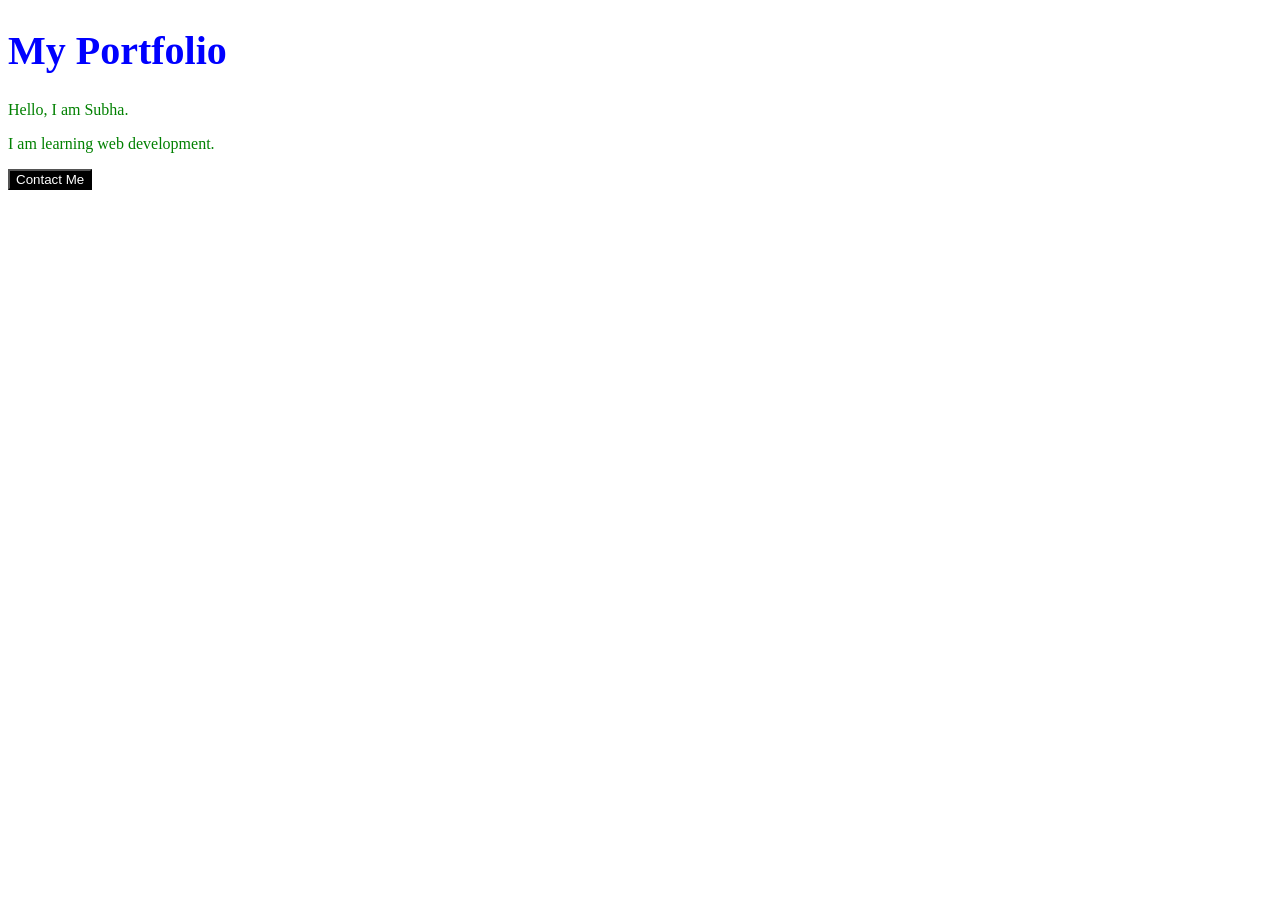
<file: index.html>
<!doctype html>
<html>
  <head>
    <title>My Website</title>
    <link rel="stylesheet" href="style.css" />
  </head>

  <body>
    <h1 id="heading">My Portfolio</h1>

    <p class="intro">Hello, I am Subha.</p>

    <p class="intro">I am learning web development.</p>

    <button>Contact Me</button>
  </body>
</html>
</file>
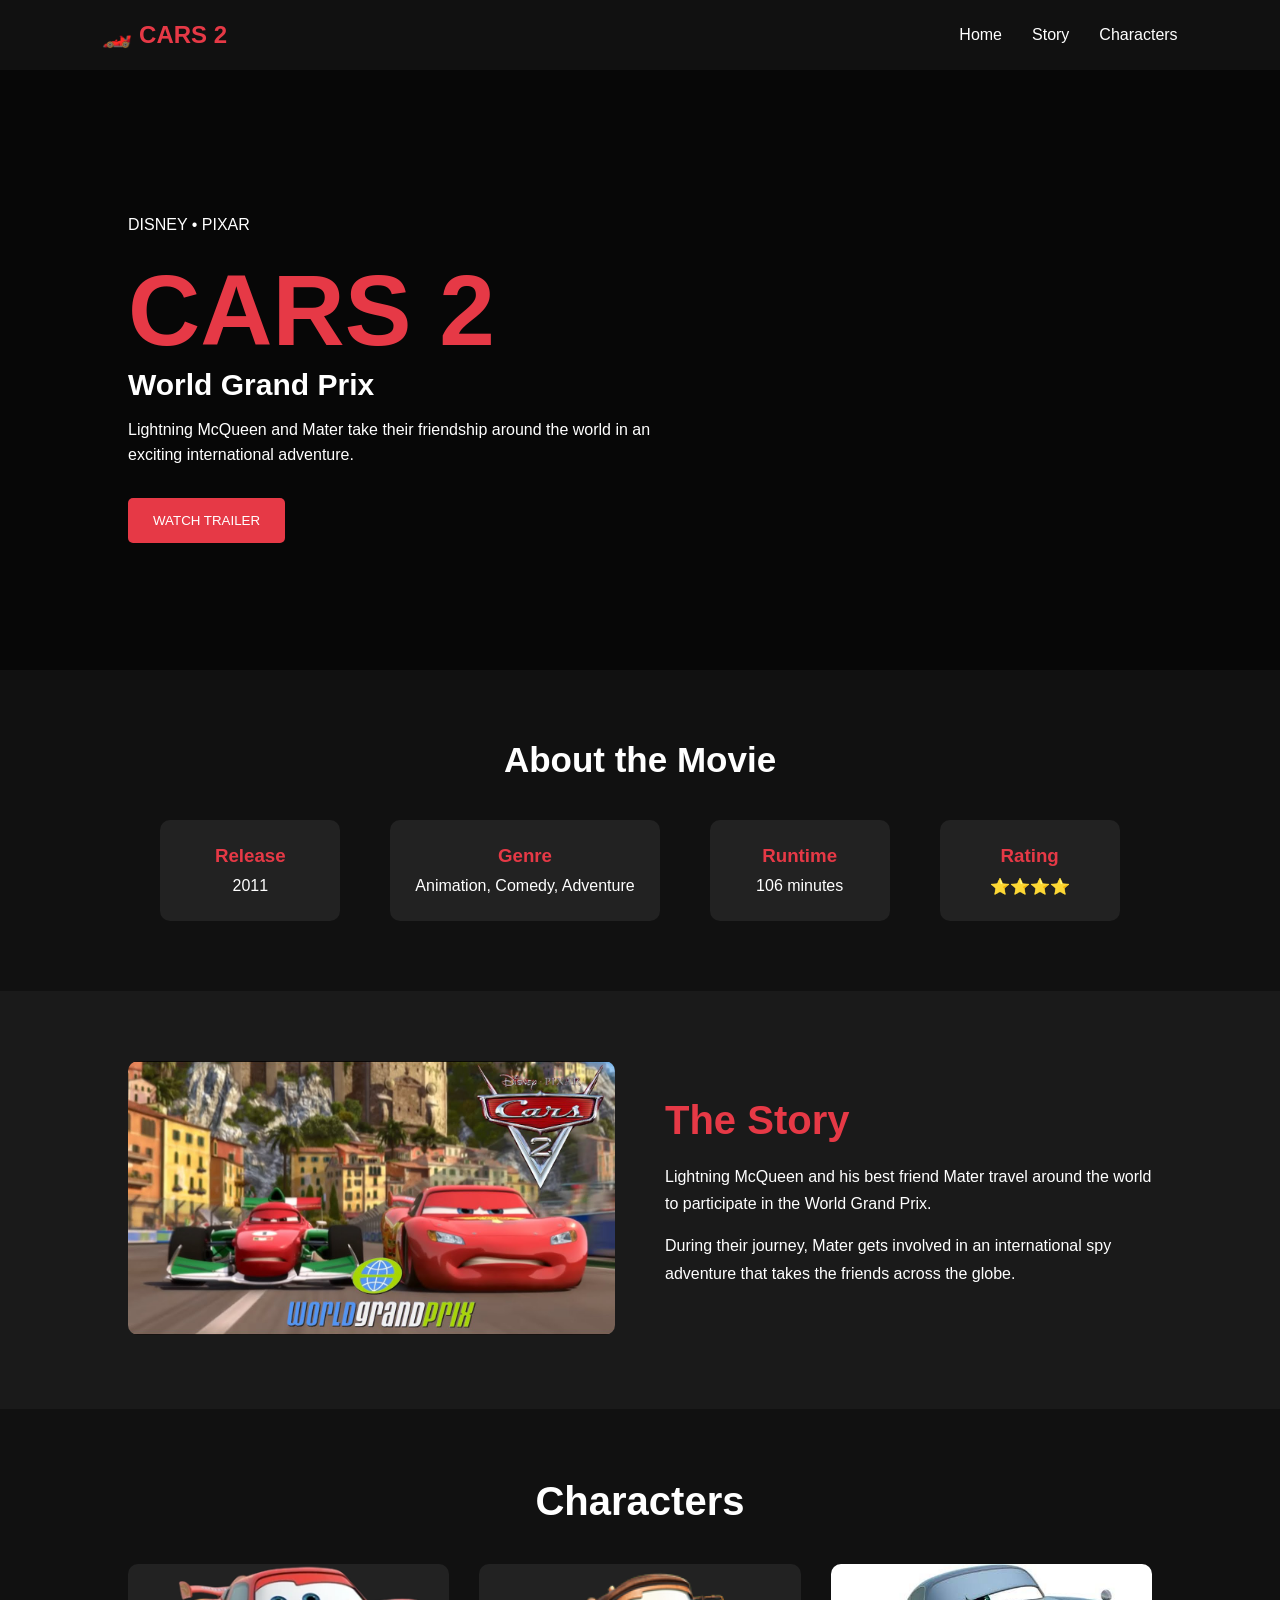
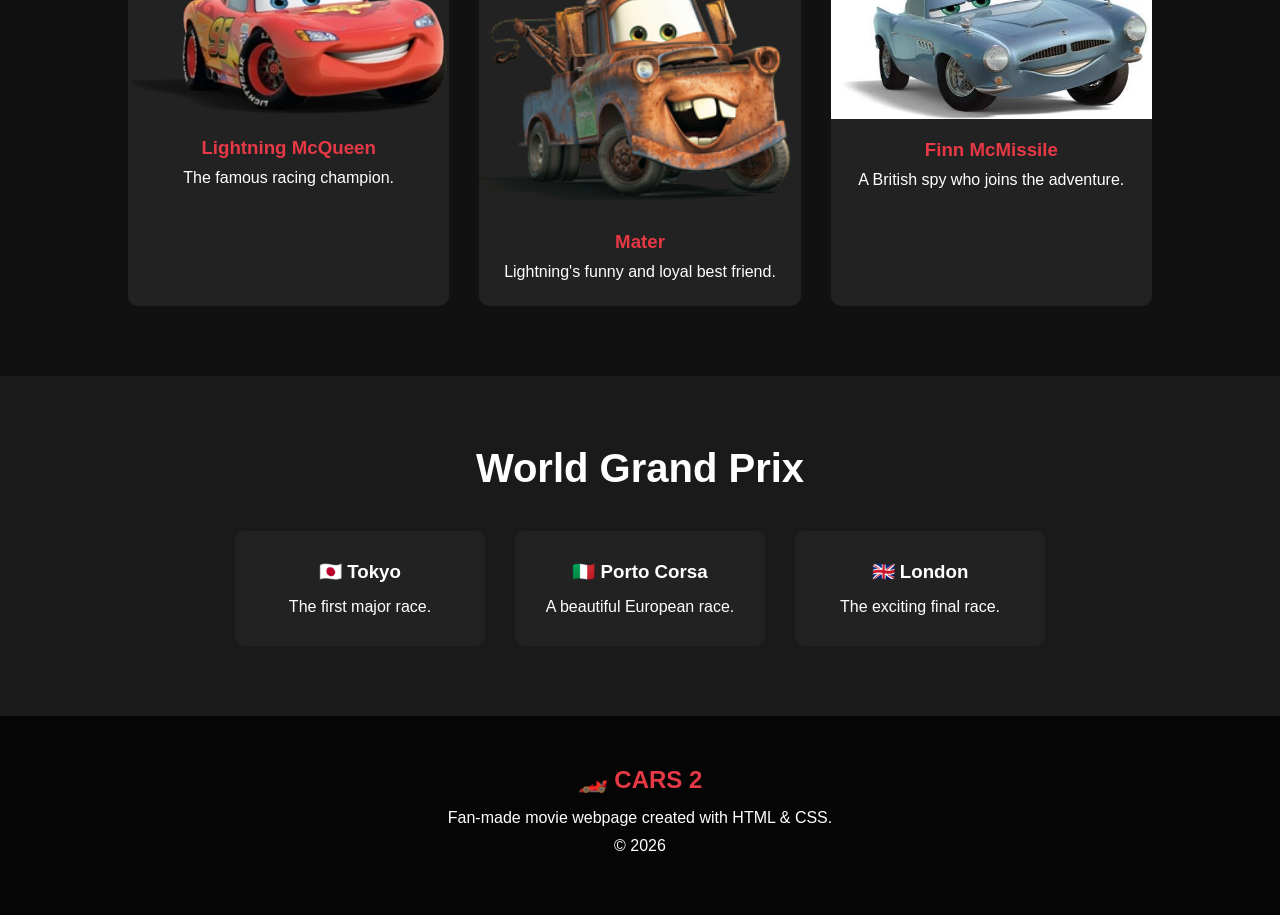
<file: cars2.html>
<!doctype html>
<html lang="en">
  <head>
    <meta charset="UTF-8" />
    <meta name="viewport" content="width=device-width, initial-scale=1.0" />
    <title>Cars 2 - Movie Page</title>

    <link rel="stylesheet" href="style2.css" />
  </head>

  <body>
    <!-- Navigation -->
    <nav>
      <h2>🏎️ CARS 2</h2>

      <div class="nav-links">
        <a href="#home">Home</a>
        <a href="#story">Story</a>
        <a href="#characters">Characters</a>
        
      </div>
    </nav>

    <!-- Hero Section -->
    <section class="hero" id="home">
      <div class="hero-content">
        <p>DISNEY • PIXAR</p>

        <h1>CARS 2</h1>

        <h3>World Grand Prix</h3>

        <p>
          Lightning McQueen and Mater take their friendship around the world in
          an exciting international adventure.
        </p>

        <button>WATCH TRAILER</button>
      </div>
    </section>

    <!-- Movie Information -->
    <section class="movie-info">
      <h2>About the Movie</h2>

      <div class="info-container">
        <div>
          <h3>Release</h3>
          <p>2011</p>
        </div>

        <div>
          <h3>Genre</h3>
          <p>Animation, Comedy, Adventure</p>
        </div>

        <div>
          <h3>Runtime</h3>
          <p>106 minutes</p>
        </div>

        <div>
          <h3>Rating</h3>
          <p>⭐⭐⭐⭐</p>
        </div>
      </div>
    </section>

    <!-- Story Section -->
    <section class="story" id="story">
      <div class="story-image">
        <img src="maxresdefault.jpg"" alt="Cars 2" />
      </div>

      <div class="story-text">
        <h2>The Story</h2>

        <p>
          Lightning McQueen and his best friend Mater travel around the world to
          participate in the World Grand Prix.
        </p>

        <p>
          During their journey, Mater gets involved in an international spy
          adventure that takes the friends across the globe.
        </p>
      </div>
    </section>

    <!-- Characters -->
    <section class="characters" id="characters">
      <h2>Characters</h2>

      <div class="character-container">
        <div class="character-card">
          <img src="car2.jfif" alt="Lightning McQueen" />
          <h3>Lightning McQueen</h3>
          <p>The famous racing champion.</p>
        </div>

        <div class="character-card">
          <img src="Mater_(Cars).png" alt="Mater" />
          <h3>Mater</h3>
          <p>Lightning's funny and loyal best friend.</p>
        </div>

        <div class="character-card">
          <img src="images.jfif" alt="Finn McMissile" />
          <h3>Finn McMissile</h3>
          <p>A British spy who joins the adventure.</p>
        </div>
      </div>
    </section>

    <!-- World Grand Prix -->
    <section class="grand-prix">
      <h2>World Grand Prix</h2>

      <div class="locations">
        <div class="location">
          <h3>🇯🇵 Tokyo</h3>
          <p>The first major race.</p>
        </div>

        <div class="location">
          <h3>🇮🇹 Porto Corsa</h3>
          <p>A beautiful European race.</p>
        </div>

        <div class="location">
          <h3>🇬🇧 London</h3>
          <p>The exciting final race.</p>
        </div>
      </div>
    </section>



    <!-- Footer -->
    <footer>
      <h2>🏎️ CARS 2</h2>

      <p>Fan-made movie webpage created with HTML & CSS.</p>

      <p>© 2026</p>
    </footer>
  </body>
</html>
</file>
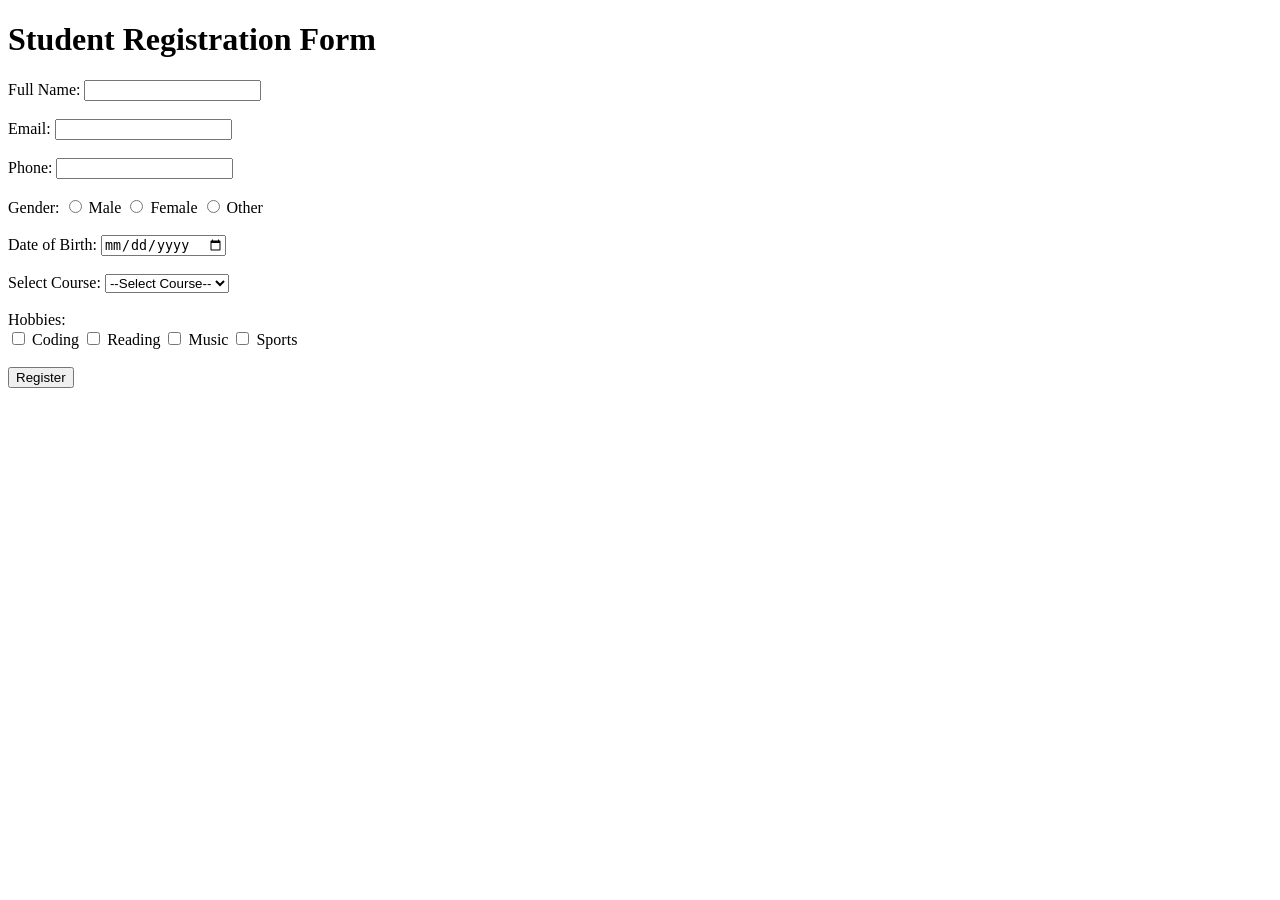
<file: index2.html>
<!doctype html>
<html>
  <head>
    <title>Student Registration Form</title>
  </head>
  <body>
    <h1>Student Registration Form</h1>

    <form>
      <!-- Name -->
      <label for="name">Full Name:</label>
      <input type="text" id="name" name="name" />
      <br /><br />

      <!-- Email -->
      <label for="email">Email:</label>
      <input type="email" id="email" name="email" />
      <br /><br />

      <!-- Phone -->
      <label for="phone">Phone:</label>
      <input type="tel" id="phone" name="phone" />
      <br /><br />

      <!-- Gender -->
      <label>Gender:</label>
      <input type="radio" id="male" name="gender" value="male" />
      <label for="male">Male</label>

      <input type="radio" id="female" name="gender" value="female" />
      <label for="female">Female</label>

      <input type="radio" id="other" name="gender" value="other" />
      <label for="other">Other</label>
      <br /><br />

      <!-- Date of Birth -->
      <label for="dob">Date of Birth:</label>
      <input type="date" id="dob" name="dob" />
      <br /><br />

      <!-- Course -->
      <label for="course">Select Course:</label>
      <select id="course" name="course">
        <option value="">--Select Course--</option>
        <option value="btech">B.Tech</option>
        <option value="bca">BCA</option>
        <option value="mca">MCA</option>
        <option value="mba">MBA</option>
      </select>
      <br /><br />

      <!-- Hobbies -->
      <label>Hobbies:</label>
      <br />

      <input type="checkbox" id="coding" name="hobby" value="coding" />
      <label for="coding">Coding</label>

      <input type="checkbox" id="reading" name="hobby" value="reading" />
      <label for="reading">Reading</label>

      <input type="checkbox" id="music" name="hobby" value="music" />
      <label for="music">Music</label>

      <input type="checkbox" id="sports" name="hobby" value="sports" />
      <label for="sports">Sports</label>

      <br /><br />

      <!-- Submit -->
      <input type="submit" value="Register" />
    </form>
  </body>
</html>
</file>
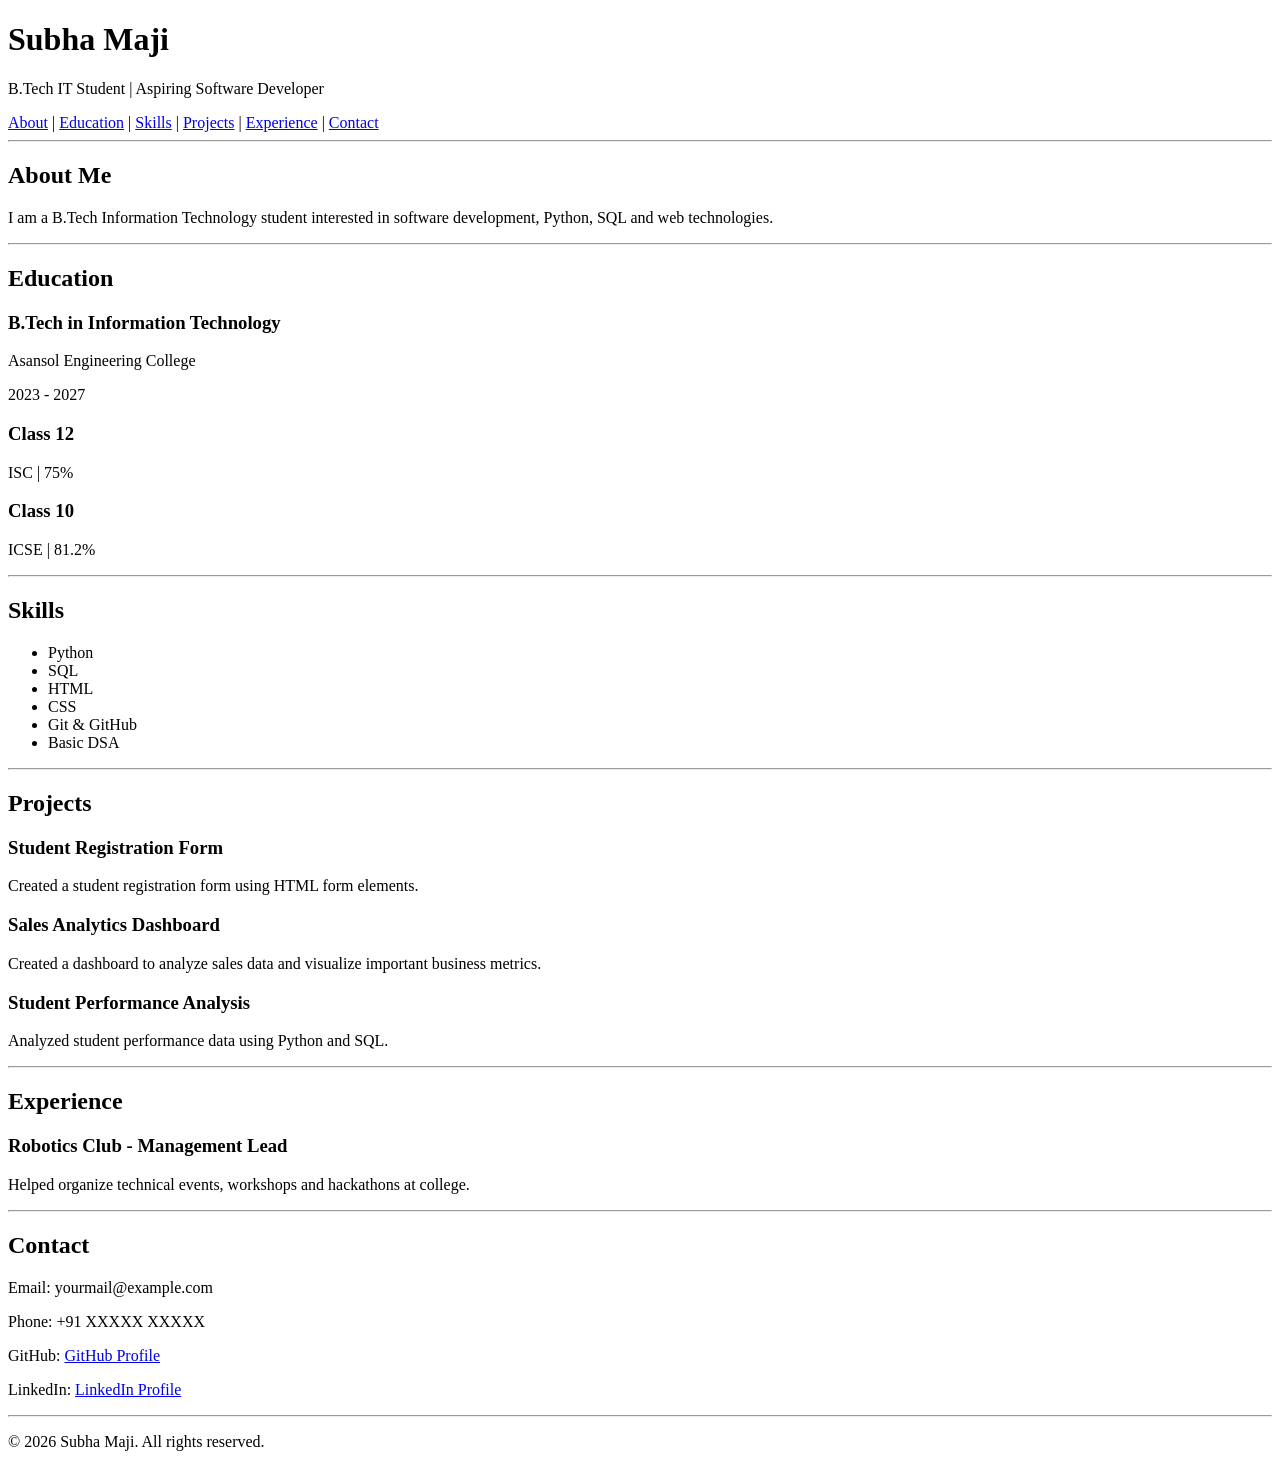
<file: index3.html>
<!doctype html>
<html>
  <head>
    <title>My Resume</title>
  </head>

  <body>
    <!-- Header -->
    <header>
      <h1>Subha Maji</h1>
      <p>B.Tech IT Student | Aspiring Software Developer</p>

      <nav>
        <a href="#about">About</a> | <a href="#education">Education</a> |
        <a href="#skills">Skills</a> | <a href="#projects">Projects</a> |
        <a href="#experience">Experience</a> |
        <a href="#contact">Contact</a>
      </nav>
    </header>

    <hr />

    <!-- About -->
    <section id="about">
      <h2>About Me</h2>

      <p>
        I am a B.Tech Information Technology student interested in software
        development, Python, SQL and web technologies.
      </p>
    </section>

    <hr />

    <!-- Education -->
    <section id="education">
      <h2>Education</h2>

      <h3>B.Tech in Information Technology</h3>
      <p>Asansol Engineering College</p>
      <p>2023 - 2027</p>

      <h3>Class 12</h3>
      <p>ISC | 75%</p>

      <h3>Class 10</h3>
      <p>ICSE | 81.2%</p>
    </section>

    <hr />

    <!-- Skills -->
    <section id="skills">
      <h2>Skills</h2>

      <ul>
        <li>Python</li>
        <li>SQL</li>
        <li>HTML</li>
        <li>CSS</li>
        <li>Git & GitHub</li>
        <li>Basic DSA</li>
      </ul>
    </section>

    <hr />

    <!-- Projects -->
    <section id="projects">
      <h2>Projects</h2>

      <h3>Student Registration Form</h3>
      <p>Created a student registration form using HTML form elements.</p>

      <h3>Sales Analytics Dashboard</h3>
      <p>
        Created a dashboard to analyze sales data and visualize important
        business metrics.
      </p>

      <h3>Student Performance Analysis</h3>
      <p>Analyzed student performance data using Python and SQL.</p>
    </section>

    <hr />

    <!-- Experience -->
    <section id="experience">
      <h2>Experience</h2>

      <h3>Robotics Club - Management Lead</h3>
      <p>
        Helped organize technical events, workshops and hackathons at college.
      </p>
    </section>

    <hr />

    <!-- Contact -->
    <section id="contact">
      <h2>Contact</h2>

      <p>Email: yourmail@example.com</p>
      <p>Phone: +91 XXXXX XXXXX</p>

      <p>
        GitHub:
        <a href="https://github.com/">GitHub Profile</a>
      </p>

      <p>
        LinkedIn:
        <a href="https://www.linkedin.com/">LinkedIn Profile</a>
      </p>
    </section>

    <hr />

    <!-- Footer -->
    <footer>
      <p>© 2026 Subha Maji. All rights reserved.</p>
    </footer>
  </body>
</html>
</file>
<file: style.css>
h1 {
  color: blue;
}

.intro {
  color: green;
}

#heading {
  font-size: 40px;
}

button {
  background-color: black;
  color: white;
}
</file>
<file: style2.css>
/* Basic settings */

* {
  margin: 0;
  padding: 0;
  box-sizing: border-box;
}

body {
  font-family: Arial, sans-serif;
  background-color: #111;
  color: white;
}

/* Navigation */

nav {
  height: 70px;
  background-color: #111;
  display: flex;
  justify-content: space-between;
  align-items: center;
  padding: 0 8%;
}

nav h2 {
  color: #e63946;
}

.nav-links {
  display: flex;
  gap: 30px;
}

.nav-links a {
  color: white;
  text-decoration: none;
}

.nav-links a:hover {
  color: #e63946;
}

/* Hero */

.hero {
  min-height: 600px;

  background-image: linear-gradient(rgba(0, 0, 0, 0.6), rgba(0, 0, 0, 0.6));

  display: flex;
  align-items: center;

  padding-left: 10%;
}

.hero-content {
  max-width: 550px;
}

.hero-content p {
  margin: 15px 0;
  line-height: 1.6;
}

.hero h1 {
  font-size: 100px;
  color: #e63946;
}

.hero h3 {
  font-size: 30px;
}

button {
  background-color: #e63946;
  color: white;
  border: none;
  padding: 15px 25px;
  margin-top: 15px;
  cursor: pointer;
  border-radius: 5px;
}

button:hover {
  background-color: #b71c1c;
}

/* Movie Information */

.movie-info {
  padding: 70px 10%;
  text-align: center;
}

.movie-info h2 {
  font-size: 35px;
  margin-bottom: 40px;
}

.info-container {
  display: flex;
  justify-content: center;
  gap: 50px;
  flex-wrap: wrap;
}

.info-container div {
  background-color: #222;
  padding: 25px;
  border-radius: 10px;
  min-width: 180px;
}

.info-container h3 {
  color: #e63946;
  margin-bottom: 10px;
}

/* Story */

.story {
  padding: 70px 10%;
  display: flex;
  align-items: center;
  gap: 50px;
  background-color: #1a1a1a;
}

.story-image {
  flex: 1;
}

.story-image img {
  width: 100%;
  border-radius: 10px;
}

.story-text {
  flex: 1;
}

.story-text h2 {
  font-size: 40px;
  margin-bottom: 20px;
  color: #e63946;
}

.story-text p {
  line-height: 1.7;
  margin-bottom: 15px;
}

/* Characters */

.characters {
  padding: 70px 10%;
  text-align: center;
}

.characters > h2 {
  font-size: 40px;
  margin-bottom: 40px;
}

.character-container {
  display: grid;
  grid-template-columns: repeat(3, 1fr);
  gap: 30px;
}

.character-card {
  background-color: #222;
  border-radius: 10px;
  overflow: hidden;
  transition: 0.3s;
}

.character-card:hover {
  transform: translateY(-10px);
}

.character-card img {
  width: 100%;
  display: block;
}

.character-card h3 {
  margin: 20px 0 10px;
  color: #e63946;
}

.character-card p {
  padding: 0 20px 25px;
}

/* Grand Prix */

.grand-prix {
  background-color: #1a1a1a;
  padding: 70px 10%;
  text-align: center;
}

.grand-prix h2 {
  font-size: 40px;
  margin-bottom: 40px;
}

.locations {
  display: flex;
  justify-content: center;
  gap: 30px;
  flex-wrap: wrap;
}

.location {
  background-color: #222;
  padding: 30px;
  width: 250px;
  border-radius: 10px;
}

.location h3 {
  margin-bottom: 15px;
}

/* Gallery */

.gallery {
  padding: 70px 10%;
  text-align: center;
}

.gallery h2 {
  font-size: 40px;
  margin-bottom: 40px;
}

.gallery-container {
  display: grid;
  grid-template-columns: repeat(3, 1fr);
  gap: 20px;
}

.gallery-container img {
  width: 100%;
  border-radius: 10px;
  transition: 0.3s;
}

.gallery-container img:hover {
  transform: scale(1.05);
}

/* Footer */

footer {
  background-color: #050505;
  text-align: center;
  padding: 50px;
}

footer h2 {
  color: #e63946;
  margin-bottom: 15px;
}

footer p {
  margin: 10px;
}

/* Mobile */

@media (max-width: 768px) {
  nav {
    flex-direction: column;
    height: auto;
    padding: 20px;
    gap: 15px;
  }

  .nav-links {
    gap: 15px;
    flex-wrap: wrap;
    justify-content: center;
  }

  .hero {
    min-height: 500px;
    padding: 30px;
  }

  .hero h1 {
    font-size: 60px;
  }

  .story {
    flex-direction: column;
  }

  .character-container {
    grid-template-columns: 1fr;
  }

  .gallery-container {
    grid-template-columns: 1fr;
  }
}
</file>
